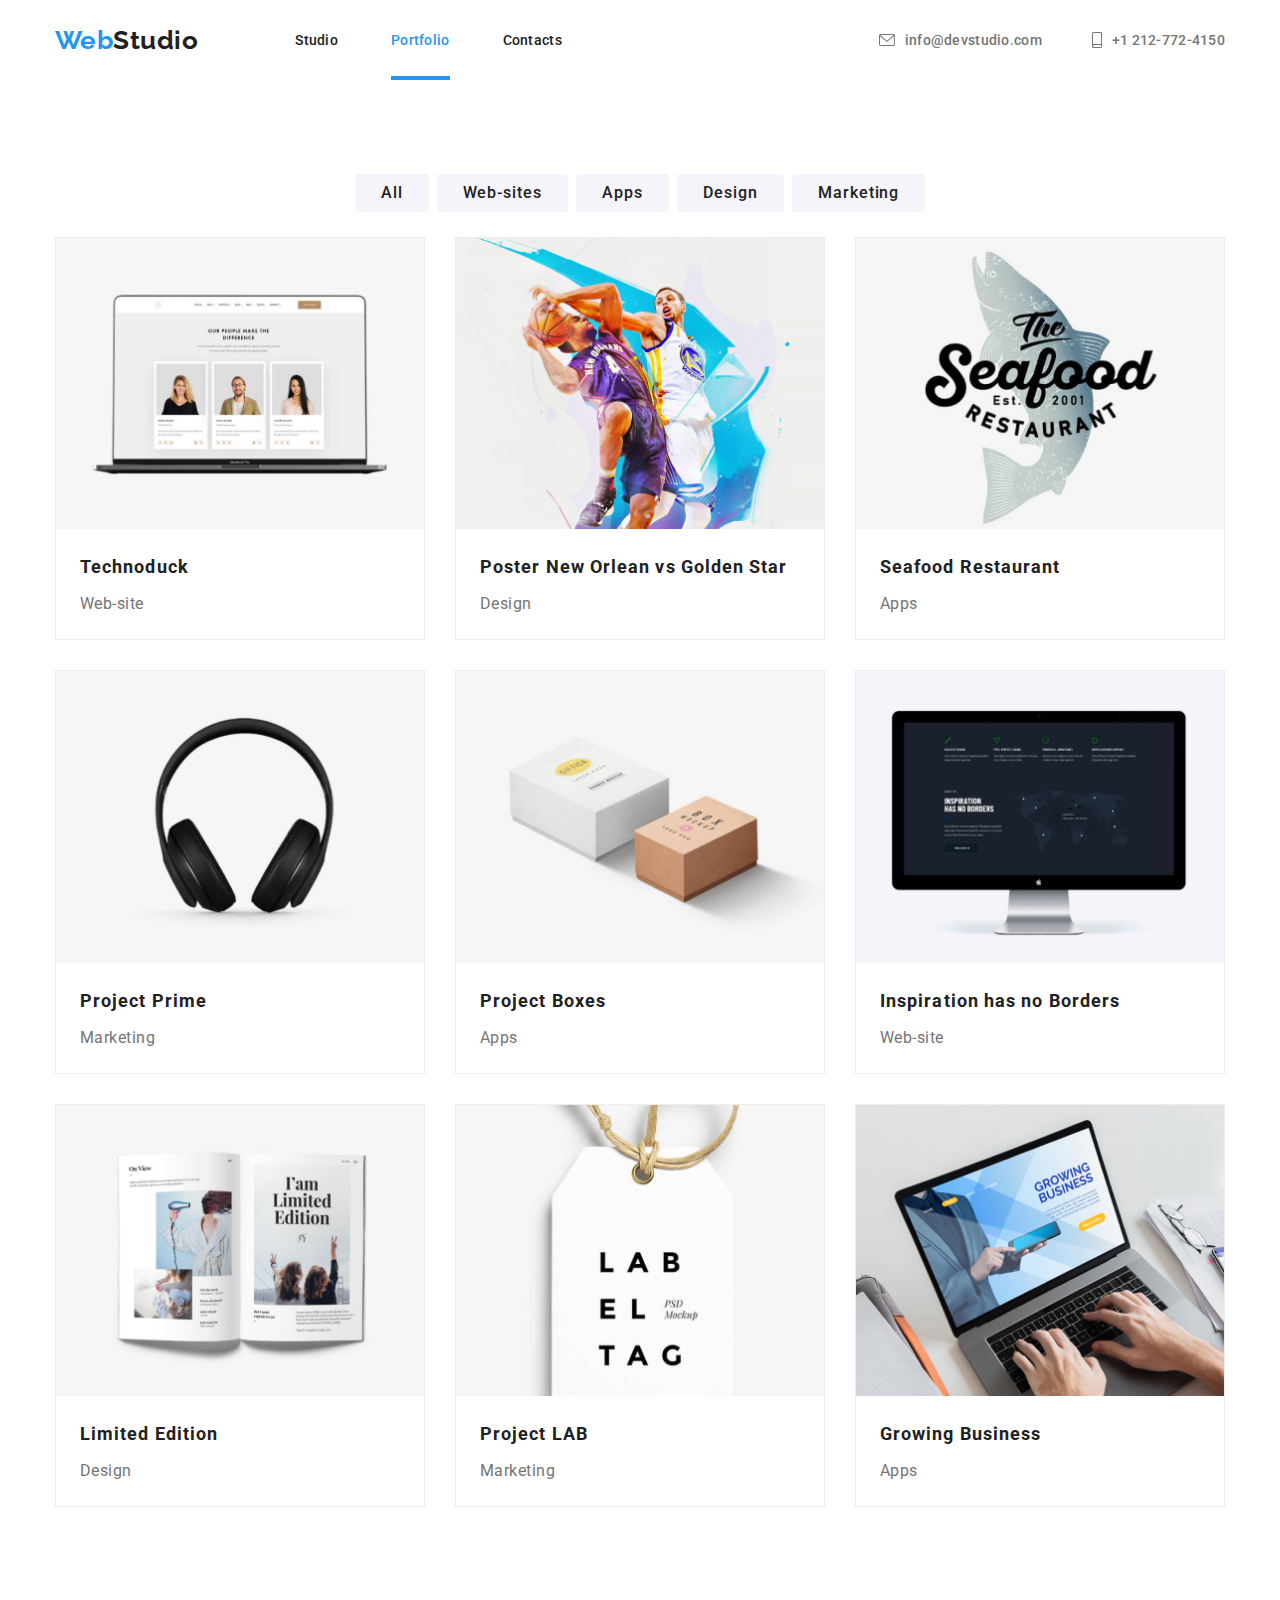
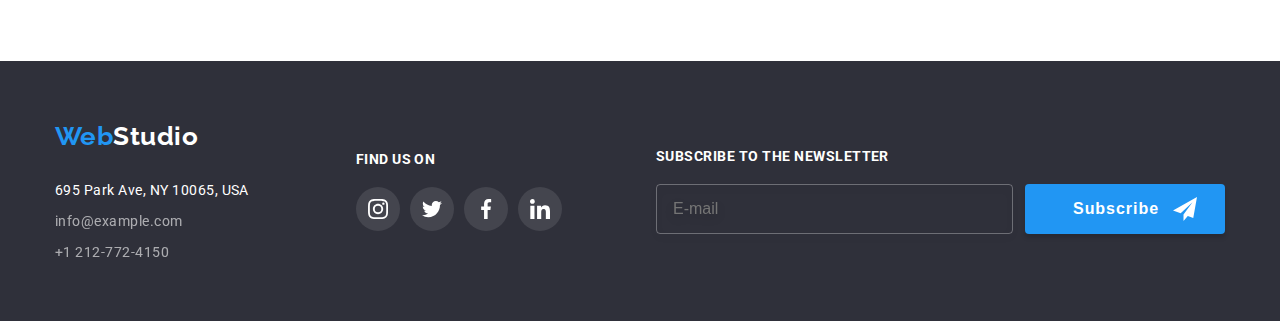
<file: portfolio.html>
<!DOCTYPE html>
<html lang="en">
<head>
    <meta charset="UTF-8">
    <meta http-equiv="X-UA-Compatible" content="IE=edge">
    <meta name="viewport" content="width=device-width, initial-scale=1.0">
    <link rel="stylesheet" href="https://fonts.googleapis.com/css2?family=Raleway:wght@700&family=Roboto:wght@400;500;700;900&display=swap"> 
    <link rel="stylesheet" href="./css/main.min.css">
    <title>Portfolio</title>
</head>
<body>
    
    <!-- Top Nav Bar -->
    
    <header class="header">
        <div class="container header__container">
            <a href="./index.html" class="logo header__logo"><span class="logo--blue">Web</span><span
                    class="header__logo--black">Studio</span></a>
            <div class="menuContainer">
                <button class="header__link js-open-menu" type="button">
                    <svg width="40" height="40" class="header__icon">
                        <use href="./images/svgimages/sprite.svg#icon-menu"></use>
                    </svg>
                </button>
            </div>
            <nav class="headerNav">
                <ul class="nav">
                    <li class="nav__item">
                        <a href="./index.html" class="nav__link">Studio</a>
                    </li>
                    <li class="nav__item">
                        <a href="./portfolio.html" class="nav__link nav__link--current">Portfolio</a>
                    </li>
                    <li class="nav__item">
                        <a href="#" class="nav__link">Contacts</a>
                    </li>
                </ul>
            </nav>
            <ul class="contact headerNav">
                <li class="contact__container">
                    <a href="mailto:info@devstudio.com" class="contact__link">
                        <svg class="contact__icon" width="16" height="12">
                            <use href="./images/svgimages/sprite.svg#icon-envelope"></use>
                        </svg>
                        info@devstudio.com
                    </a>
                </li>
                <li class="contact__container">
                    <a href="tel:+12127724150" class="contact__link">
                        <svg class="contact__icon" width="10" height="16">
                            <use href="./images/svgimages/sprite.svg#icon-smartphone"></use>
                        </svg>
                        +1 212-772-4150
                    </a>
                </li>
            </ul>
        </div>
    </header>
    <main>
    
    <!-- Nav Menu Modal -->
    
    <div class="navModal modal js-menu-container">
        <div class="navModal__container">
            <button class="exit js-close-menu">
                <svg class="exit__icon" width="40" height="40">
                    <use href="./images/svgimages/sprite.svg#icon-close_40px"></use>
                </svg>
            </button>
            <ul class="navModal__nav">
                <li class="navModal__item">
                    <a href="./index.html" class="navModal__link">Studio</a>
                </li>
                <li class="navModal__item">
                    <a href="./portfolio.html" class="navModal__link">Portfolio</a>
                </li>
                <li class="navModal__item">
                    <a href="#" class="navModal__link">Contacts</a>
                </li>
            </ul>
            <ul class="navContacts">
                <li class="navContacts__item">
                    <a href="tel:+12127724150" class="navContacts__link navContacts__link--phone">
                        +1 212-772-4150
                    </a>
                </li>
                <li class="navContacts__item">
                    <a href="mailto:info@devstudio.com" class="navContacts__link navContacts__link--email">
                        info@devstudio.com
                    </a>
                </li>
            </ul>
            <ul class="socialLinks__list">
                <li class="socialLinks__item">
                    <a href="" class="socialLinks__link">Instagram</a>
                </li>
                <li class="socialLinks__item">
                    <a href="" class="socialLinks__link">Twitter</a>
                </li>
                <li class="socialLinks__item">
                    <a href="" class="socialLinks__link">Facebook</a>
                </li>
                <li class="socialLinks__item">
                    <a href="" class="socialLinks__link">LinkedIn</a>
                </li>
            </ul>
        </div>
    </div>    
        <section class="section buttonBar__section">  
        <div class="container">
            <h1 class="buttonBar__title">Our Portfolio</h1>

<!-- Portfolio button bar section -->     

            <ul class="buttonBar__list">
                <li class="buttonBar__item">
                    <button type="button" class="buttonBar__button">All</button>
                </li>
                <li class="buttonBar__item">
                    <button type="button" class="buttonBar__button">Web-sites</button>
                </li>
                <li class="buttonBar__item">
                    <button type="button" class="buttonBar__button">Apps</button>
                </li>
                <li class="buttonBar__item">
                    <button type="button" class="buttonBar__button">Design</button>
                </li>
                <li class="buttonBar__item">
                    <button type="button" class="buttonBar__button">Marketing</button>
                </li>
            </ul>

<!-- Portfolio Card Section -->

            <ul class="card">
                <li class="card__item">
                    <a href="#" class="card__link">
                        <img class="card__image card__image--mobile"
                            srcset="./images/portfolioimages/portfolio1-mobile.png 1x, ./images/portfolioimages/portfolio1-mobile@2x.png 2x"
                            src="./images/portfolioimages/portfolio1-desk.png" alt="Labtop Screen" width="100%">
                        <img class="card__image card__image--tablet"
                            srcset="./images/portfolioimages/portfolio1-tablet.png 1x, ./images/portfolioimages/portfolio1-tablet@2x.png 2x"
                            src="./images/portfolioimages/portfolio1-desk.png" alt="Labtop Screen" width="100%">
                        <img class="card__image card__image--desk"
                            srcset="./images/portfolioimages/portfolio1-desk.png 1x, ./images/portfolioimages/portfolio1-desk@2x.png 2x"
                            src="./images/portfolioimages/portfolio1-desk.png" alt="Labtop Screen" width="100%">
                        <div class="card__overlay">
                            <p>Technoduck is a state-of-the-art coronavirus distribution platform. Companies use this platfom for digital
                                espionage and attacks on competitors' secure servers.</p>
                        </div>
                        <div class="card__textbox">
                            <h3 class="card__title">Technoduck</h3>
                            <p class="card__text">Web-site</p>
                        </div>
                    </a>                    
                </li>
                <li class="card__item">
                    <a href="#" class="card__link">
                        <img class="card__image card__image--mobile"
                            srcset="./images/portfolioimages/portfolio2-mobile.png 1x, ./images/portfolioimages/portfolio2-mobile@2x.png 2x"
                            src="./images/portfolioimages/portfolio2-desk.png" alt="Basketball Players" width="100%">
                        <img class="card__image card__image--tablet"
                            srcset="./images/portfolioimages/portfolio2-tablet.png 1x, ./images/portfolioimages/portfolio2-tablet@2x.png 2x"
                            src="./images/portfolioimages/portfolio2-desk.png" alt="Basketball Players" width="100%">
                        <img class="card__image card__image--desk"
                            srcset="./images/portfolioimages/portfolio2-desk.png 1x, ./images/portfolioimages/portfolio2-desk@2x.png 2x"
                            src="./images/portfolioimages/portfolio2-desk.png" alt="Basketball Players" width="100%">
                        <div class="card__overlay">
                            <p>Lorem ipsum dolor sit amet consectetur adipisicing elit. Maiores, fuga facere! Cum illo obcaecati itaque aperiam
                                rem quasi et soluta. Commodi tempora rem veritatis cumque fuga dolores perferendis molestias accusantium!</p>
                        </div>
                        <div class="card__textbox">
                            <h3 class="card__title">Poster New Orlean vs Golden Star</h3>
                            <p class="card__text">Design</p>
                        </div>
                    </a>                    
                </li>
                <li class="card__item">
                    <a href="#" class="card__link">
                        <img class="card__image card__image--mobile"
                            srcset="./images/portfolioimages/portfolio3-mobile.png 1x, ./images/portfolioimages/portfolio3-mobile@2x.png 2x"
                            src="./images/portfolioimages/portfolio3-desk.png" alt="Seafood Restaurant Logo" width="100%">
                        <img class="card__image card__image--tablet"
                            srcset="./images/portfolioimages/portfolio3-tablet.png 1x, ./images/portfolioimages/portfolio3-tablet@2x.png 2x"
                            src="./images/portfolioimages/portfolio3-desk.png" alt="Seafood Restaurant Logo" width="100%">
                        <img class="card__image card__image--desk"
                            srcset="./images/portfolioimages/portfolio3-desk.png 1x, ./images/portfolioimages/portfolio3-desk@2x.png 2x"
                            src="./images/portfolioimages/portfolio3-desk.png" alt="Seafood Restaurant Logo" width="100%">
                        <div class="card__overlay">
                            <p>Lorem ipsum dolor sit amet consectetur adipisicing elit. Maiores, fuga facere! Cum illo obcaecati itaque aperiam
                                rem quasi et soluta. Commodi tempora rem veritatis cumque fuga dolores perferendis molestias accusantium!</p>
                        </div>
                        <div class="card__textbox">
                            <h3 class="card__title">Seafood Restaurant</h3>
                            <p class="card__text">Apps</p>
                        </div>
                    </a>                    
                </li>
                <li class="card__item">
                    <a href="#" class="card__link">
                        <img class="card__image card__image--mobile"
                            srcset="./images/portfolioimages/portfolio4-mobile.png 1x, ./images/portfolioimages/portfolio4-mobile@2x.png 2x"
                            src="./images/portfolioimages/portfolio4-desk.png" alt="Headphones" width="100%">
                        <img class="card__image card__image--tablet"
                            srcset="./images/portfolioimages/portfolio4-tablet.png 1x, ./images/portfolioimages/portfolio4-tablet@2x.png 2x"
                            src="./images/portfolioimages/portfolio4-desk.png" alt="Headphones" width="100%">
                        <img class="card__image card__image--desk"
                            srcset="./images/portfolioimages/portfolio4-desk.png 1x, ./images/portfolioimages/portfolio4-desk@2x.png 2x"
                            src="./images/portfolioimages/portfolio4-desk.png" alt="Headphones" width="100%">
                        <div class="card__overlay">
                            <p>Lorem ipsum dolor sit amet consectetur adipisicing elit. Maiores, fuga facere! Cum illo obcaecati itaque aperiam
                                rem quasi et soluta. Commodi tempora rem veritatis cumque fuga dolores perferendis molestias accusantium!</p>
                        </div>
                        <div class="card__textbox">
                            <h3 class="card__title">Project Prime</h3>
                            <p class="card__text">Marketing</p>
                        </div>
                    </a>                    
                </li>
                <li class="card__item">
                    <a href="#" class="card__link">
                        <img class="card__image card__image--mobile"
                            srcset="./images/portfolioimages/portfolio5-mobile.png 1x, ./images/portfolioimages/portfolio5-mobile@2x.png 2x"
                            src="./images/portfolioimages/portfolio5-desk.png" alt="Two Parcels" width="100%">
                        <img class="card__image card__image--tablet"
                            srcset="./images/portfolioimages/portfolio5-tablet.png 1x, ./images/portfolioimages/portfolio5-tablet@2x.png 2x"
                            src="./images/portfolioimages/portfolio5-desk.png" alt="Two Parcels" width="100%">
                        <img class="card__image card__image--desk"
                            srcset="./images/portfolioimages/portfolio5-desk.png 1x, ./images/portfolioimages/portfolio5-desk@2x.png 2x"
                            src="./images/portfolioimages/portfolio5-desk.png" alt="Two Parcels" width="100%">
                        <div class="card__overlay">
                            <p>Lorem ipsum dolor sit amet consectetur adipisicing elit. Maiores, fuga facere! Cum illo obcaecati itaque aperiam
                                rem quasi et soluta. Commodi tempora rem veritatis cumque fuga dolores perferendis molestias accusantium!</p>
                        </div>
                        <div class="card__textbox">
                            <h3 class="card__title">Project Boxes</h3>
                            <p class="card__text">Apps</p>
                        </div>
                    </a>                    
                </li>
                <li class="card__item">
                    <a href="#" class="card__link">
                        <img class="card__image card__image--mobile"
                            srcset="./images/portfolioimages/portfolio6-mobile.png 1x, ./images/portfolioimages/portfolio6-mobile@2x.png 2x"
                            src="./images/portfolioimages/portfolio6-desk.png" alt="Computer monitor" width="100%">
                        <img class="card__image card__image--tablet"
                            srcset="./images/portfolioimages/portfolio6-tablet.png 1x, ./images/portfolioimages/portfolio6-tablet@2x.png 2x"
                            src="./images/portfolioimages/portfolio6-desk.png" alt="Computer monitor" width="100%">
                        <img class="card__image card__image--desk"
                            srcset="./images/portfolioimages/portfolio6-desk.png 1x, ./images/portfolioimages/portfolio6-desk@2x.png 2x"
                            src="./images/portfolioimages/portfolio6-desk.png" alt="Computer monitor" width="100%">
                        <div class="card__overlay">
                            <p>Lorem ipsum dolor sit amet consectetur adipisicing elit. Maiores, fuga facere! Cum illo obcaecati itaque aperiam
                                rem quasi et soluta. Commodi tempora rem veritatis cumque fuga dolores perferendis molestias accusantium!</p>
                        </div>
                        <div class="card__textbox">
                            <h3 class="card__title">Inspiration has no Borders</h3>
                            <p class="card__text">Web-site</p>
                        </div>
                    </a>                    
                </li>
                <li class="card__item">
                    <a href="#" class="card__link">
                        <img class="card__image card__image--mobile"
                            srcset="./images/portfolioimages/portfolio7-mobile.png 1x, ./images/portfolioimages/portfolio7-mobile@2x.png 2x"
                            src="./images/portfolioimages/portfolio7-desk.png" alt="Magazine pages" width="100%">
                        <img class="card__image card__image--tablet"
                            srcset="./images/portfolioimages/portfolio7-tablet.png 1x, ./images/portfolioimages/portfolio7-tablet@2x.png 2x"
                            src="./images/portfolioimages/portfolio7-desk.png" alt="Magazine pages" width="100%">
                        <img class="card__image card__image--desk"
                            srcset="./images/portfolioimages/portfolio7-desk.png 1x, ./images/portfolioimages/portfolio7-desk@2x.png 2x"
                            src="./images/portfolioimages/portfolio7-desk.png" alt="Magazine pages" width="100%">
                        <div class="card__overlay">
                            <p>Lorem ipsum dolor sit amet consectetur adipisicing elit. Maiores, fuga facere! Cum illo obcaecati itaque aperiam
                                rem quasi et soluta. Commodi tempora rem veritatis cumque fuga dolores perferendis molestias accusantium!</p>
                        </div>
                        <div class="card__textbox">
                            <h3 class="card__title">Limited Edition</h3>
                            <p class="card__text">Design</p>
                        </div>
                    </a>                    
                </li>
                <li class="card__item">
                    <a href="#" class="card__link">
                        <img class="card__image card__image--mobile"
                            srcset="./images/portfolioimages/portfolio8-mobile.png 1x, ./images/portfolioimages/portfolio8-mobile@2x.png 2x"
                            src="./images/portfolioimages/portfolio8-desk.png" alt="Fancy Label" width="100%">
                        <img class="card__image card__image--tablet"
                            srcset="./images/portfolioimages/portfolio8-tablet.png 1x, ./images/portfolioimages/portfolio8-tablet@2x.png 2x"
                            src="./images/portfolioimages/portfolio8-desk.png" alt="Fancy Label" width="100%">
                        <img class="card__image card__image--desk"
                            srcset="./images/portfolioimages/portfolio8-desk.png 1x, ./images/portfolioimages/portfolio8-desk@2x.png 2x"
                        <img src="./images/portfolioimages/portfolio8.jpg" alt="Fancy Label" width="100%">
                        <div class="card__overlay">
                            <p>Lorem ipsum dolor sit amet consectetur adipisicing elit. Maiores, fuga facere! Cum illo obcaecati itaque aperiam
                                rem quasi et soluta. Commodi tempora rem veritatis cumque fuga dolores perferendis molestias accusantium!</p>
                        </div>
                        <div class="card__textbox">
                            <h3 class="card__title">Project LAB</h3>
                            <p class="card__text">Marketing</p>
                        </div>
                    </a>                    
                </li>
                <li class="card__item">
                    <a href="#" class="card__link">
                        <img class="card__image card__image--mobile"
                            srcset="./images/portfolioimages/portfolio9-mobile.png 1x, ./images/portfolioimages/portfolio9-mobile@2x.png 2x"
                            src="./images/portfolioimages/portfolio9-desk.png" alt="Hands Typing" width="100%">
                        <img class="card__image card__image--tablet"
                            srcset="./images/portfolioimages/portfolio9-tablet.png 1x, ./images/portfolioimages/portfolio9-tablet@2x.png 2x"
                            src="./images/portfolioimages/portfolio9-desk.png" alt="Hands Typing" width="100%">
                        <img class="card__image card__image--desk"
                            srcset="./images/portfolioimages/portfolio9-desk.png 1x, ./images/portfolioimages/portfolio9-desk@2x.png 2x"
                            src="./images/portfolioimages/portfolio9-desk.png" alt="Hands Typing" width="100%">
                        <div class="card__overlay">
                            <p>Lorem ipsum dolor sit amet consectetur adipisicing elit. Maiores, fuga facere! Cum illo obcaecati itaque aperiam
                                rem quasi et soluta. Commodi tempora rem veritatis cumque fuga dolores perferendis molestias accusantium!</p>
                        </div>
                        <div class="card__textbox">
                            <h3 class="card__title">Growing Business</h3>
                            <p class="card__text">Apps</p>
                        </div>
                    </a>                    
                </li>
            </ul>
        </div>
    </section>
    </main>

    <!-- Bottom Nav Bar -->

    <footer class="footer">
        <div class="container footer__container">
            <div class="footer__blockContainer">
                <div>
                    <a href="./index.html" class="logo footer__logo"><span class="logo--blue">Web</span><span
                            class="footer__logo--white">Studio</span></a>
                    <address class="footer__address">
                        <a href="https://goo.gl/maps/pZUgdTMqykUNrWZ28" target="_blank" class="footer__addressLink">
                            695 Park Ave, NY 10065, USA
                        </a>
                        <ul class="footer__contactList">
                            <li class="footer__contactItem">
                                <a href="mailto:info@example.com" class="footer__link">info@example.com</a>
                            </li>
                            <li class="footer__contactItem">
                                <a href="tel:+12127724150" class="footer__link">+1 212-772-4150</a>
                            </li>
                        </ul>
                    </address>
                </div>
                <div class="fuo">
                    <h4 class="fuo__title">Find us on</h4>
                    <ul class="socials fuo__list">
                        <li class="socials__item">
                            <a href="" class="socials__link fuo__link">
                                <svg class="socials__icon" width="20" height="20">
                                    <use href="./images/svgimages/sprite.svg#icon-instagram"></use>
                                </svg>
                            </a>
                        </li>
                        <li class="socials__item">
                            <a href="" class="socials__link fuo__link">
                                <svg class="socials__icon" width="20" height="20">
                                    <use href="./images/svgimages/sprite.svg#icon-twitter"></use>
                                </svg>
                            </a>
                        </li>
                        <li class="socials__item">
                            <a href="" class="socials__link fuo__link">
                                <svg class="socials__icon" width="20" height="20">
                                    <use href="./images/svgimages/sprite.svg#icon-facebook"></use>
                                </svg>
                            </a>
                        </li>
                        <li class="socials__item">
                            <a href="" class="socials__link fuo__link">
                                <svg class="socials__icon" width="20" height="20">
                                    <use href="./images/svgimages/sprite.svg#icon-linkedin"></use>
                                </svg>
                            </a>
                        </li>
                    </ul>
                </div>
            </div>
            <div class="subscribe">
                <h4 class="subscribe__title">Subscribe to the newsletter</h4>
                <form action="/" name="Subscription-email" class="subscribe__form" autocomplete="on">
                    <label for="subscription" class="subscribe__label">
                        <input type="email" name="subscription" class="subscribe__input" placeholder="E-mail">
                        <button type="submit" class="subscribe__button">
                            <span>Subscribe</span>
                            <svg class="subscribe__icon" width="24" height="24">
                                <use href="./images/svgimages/sprite.svg#icon-paper-airplane"></use>
                            </svg>
                        </button>
                    </label>
                </form>
            </div>
        </div>
    </footer>
    <script src="./js/mobile-menu.js"></script>
</body>
</html>
</file>
<file: css/main.min.css>
*{padding:0;margin:0;box-sizing:border-box}body{font-family:"Roboto",sans-serif;font-weight:500;letter-spacing:.03em;color:#212121}a{text-decoration:none}ul{list-style:none}img{display:block;max-width:100%;height:auto}textarea{resize:none}.container{padding-left:15px;padding-right:15px;margin:0 auto}@media screen and (max-width: 479px){.container{max-width:479px}}@media screen and (min-width: 480px){.container{width:480px}}@media screen and (min-width: 768px){.container{width:768px}}@media screen and (min-width: 1200px){.container{width:1200px}}.section{padding:60px 0px}@media screen and (min-width: 1200px){.section{padding:94px 0px}}.is-hidden{visibility:hidden;opacity:0;pointer-events:none}.logo{font-family:"Raleway";font-weight:700;font-size:24px;line-height:1.1666666667}.logo--blue{color:#2196f3;transition:color 250ms ease-in-out}.logo:hover>.logo--blue,.logo:focus>.logo--blue{color:#014379}@media screen and (min-width: 1200px){.logo{font-size:26px;line-height:1.1923076923}}.modal{width:100vw;height:100vh;position:fixed;background-color:rgba(0,0,0,.2);top:0px;left:0px;z-index:9}.modal__container{position:relative;width:100vw;height:100vh;position:absolute;z-index:10;background:#fff;box-shadow:0px 1px 3px rgba(0,0,0,.12),0px 1px 1px rgba(0,0,0,.14),0px 2px 1px rgba(0,0,0,.2);border-radius:4px}.section__title{font-weight:700;font-size:28px;line-height:1.1785714286;text-align:center;color:#212121;margin-bottom:30px}@media screen and (min-width: 1200px){.section__title{font-size:36px;line-height:1.1666666667;margin-bottom:50px}}.socials{display:flex;justify-content:center}.socials__item:not(:last-child){margin-right:10px}.socials__link{width:44px;height:44px;display:flex;align-items:center;justify-content:center;border-radius:50%}.socials__icon{fill:currentColor}.header__container{display:flex;align-items:center;justify-content:space-between;height:60px}@media screen and (min-width: 768px){.header__container{height:80px}}.header__logo{display:block}.header__logo--black{color:#212121;transition:color 250ms ease-in-out}.header__logo:hover>.header__logo--black,.header__logo:focus>.header__logo--black{color:#2196f3}@media screen and (min-width: 1200px){.header__logo{margin-right:97px}}.header__link{color:#212121;background:none;border:none;cursor:pointer;transition:color 250ms ease-in-out}.header__link:hover,.header__link:active{color:#2196f3}@media screen and (min-width: 768px){.header__link{display:none}}.header__icon{fill:currentColor}.menuContainer{width:40px;height:40px}@media screen and (min-width: 768px){.menuContainer{display:none}}.headerNav{display:none}@media screen and (min-width: 768px){.headerNav{display:flex}}.nav{display:flex}.nav__item:not(:last-child){margin-right:53px}.nav__link{font-family:"Roboto";font-size:14px;line-height:1.1428571429;letter-spacing:.02em;color:#212121;padding:32px 0;display:block;transition:color 250ms ease-in-out}.nav__link:hover,.nav__link:focus{color:#2196f3}.nav__link--current{color:#2196f3;position:relative}.nav__link--current::after{content:"";position:absolute;height:4px;bottom:0;right:0;width:100%;background:#2196f3}@media screen and (min-width: 768px)and (max-width: 1199px){.contact{flex-direction:column}}@media screen and (min-width: 1200px){.contact{margin-left:auto}}@media screen and (min-width: 768px)and (max-width: 1199px){.contact__container:not(:last-child){margin-bottom:10px}}@media screen and (min-width: 1200px){.contact__container:not(:last-child){margin-right:50px;margin-left:auto}}.contact__link{font-style:normal;font-size:14px;line-height:1.1428571429;letter-spacing:.02em;color:#757575;display:flex;align-items:center;transition:color 250ms ease-in-out}.contact__link:hover,.contact__link:focus{color:#2196f3}.contact__icon{margin-right:10px;fill:currentcolor}.navModal{transform:translateX(100%);transition:transform 250ms ease-in-out}.navModal__container{height:100vh;width:100vw;padding:0px 40px;background-color:#fff;display:flex;flex-direction:column;justify-content:space-between;margin:0 auto;height:100vh;position:relative}@media screen and (min-width: 480px){.navModal__container{max-width:480px}}.navModal.is-open{transform:translateX(0)}.navModal__nav{margin-top:48px;display:flex;flex-direction:column}@media screen and (max-width: 411px){.navModal__nav{align-items:center}}.navModal__item:not(:last-child){margin-bottom:32px}.navModal__link{font-weight:500;font-size:40px;line-height:1.175;letter-spacing:.02em;color:#212121;transition:color 250ms ease-in-out}.navModal__link:hover,.navModal__link:focus{color:#2196f3}.exit{color:#212121;height:40px;width:40px;position:absolute;top:10px;right:15px;background:none;border:none;cursor:pointer;display:flex;align-items:center;justify-content:center;transition:color 250ms ease-in-out}.exit:hover,.exit:focus{color:#2196f3}.exit__icon{fill:currentColor}.navContacts{display:flex;flex-direction:column}@media screen and (max-width: 411px){.navContacts{align-items:center}}.navContacts__item:not(:last-child){margin-bottom:32px}.navContacts__link--phone{font-size:34px;line-height:1.1764705882;letter-spacing:.02em;color:#2196f3;transition:-webkit-text-decoration 250ms ease-in-out;transition:text-decoration 250ms ease-in-out;transition:text-decoration 250ms ease-in-out, -webkit-text-decoration 250ms ease-in-out}.navContacts__link--phone:hover,.navContacts__link--phone :focus{text-decoration:underline}@media screen and (max-width: 352px){.navContacts__link--phone{font-size:29px}}.navContacts__link--email{font-size:24px;line-height:1.1666666667;letter-spacing:.02em;color:#757575}.socialLinks__list{display:flex;flex-wrap:wrap;margin-top:64px;margin-bottom:48px;justify-content:center}@media screen and (max-width: 411px){.socialLinks__list{margin-top:48px}}@media screen and (max-width: 411px){.socialLinks__item{flex-basis:50%;text-align:center;padding:15px 20px}.socialLinks__item:nth-child(odd){border-right:1px solid rgba(33,33,33,.2)}.socialLinks__item:nth-last-child(n+3){border-bottom:1px solid rgba(33,33,33,.2)}}@media screen and (min-width: 412px){.socialLinks__item:not(:last-child){border-right:1px solid rgba(33,33,33,.2);padding-right:10px;margin-right:10px}}.socialLinks__link{text-decoration:none;color:#2196f3}.footer{background-color:#2f303a}.footer__container{display:flex;flex-direction:column;align-items:center}@media screen and (min-width: 1200px){.footer__container{padding-top:60px;padding-bottom:60px;flex-direction:row}}.footer__blockContainer{display:flex;flex-direction:column}@media screen and (min-width: 768px)and (max-width: 1199px){.footer__blockContainer{flex-direction:row;align-items:center;width:738px}}@media screen and (min-width: 768px)and (max-width: 1199px){.footer__blockContainer div{width:50%}}@media screen and (min-width: 1200px){.footer__blockContainer{flex-direction:row;width:100%}}.footer__logo{margin-top:60px;margin-bottom:28px;display:block;text-align:center}.footer__logo--white{color:#fff;transition:color 250ms ease-in-out}.footer__logo:hover>.footer__logo--white,.footer__logo:focus>.footer__logo--white{color:#2196f3}@media screen and (min-width: 1200px){.footer__logo{text-align:left;margin-top:0}}.footer__address{font-style:normal;text-align:center;margin-bottom:60px}@media screen and (min-width: 1200px){.footer__address{text-align:left;width:207px;margin-bottom:0}}.footer__addressLink{font-size:14px;line-height:1.1428571429;font-weight:400;color:#fff}.footer__contactItem{margin-top:12px}.footer__link{font-weight:400;font-size:14px;line-height:1.1428571429;color:#fff;opacity:.6;transition:color 250ms ease-in-out}.footer__link:hover,.footer__link:focus{color:#2196f3}.fuo{display:flex;flex-direction:column}@media screen and (min-width: 1200px){.fuo{justify-content:center;margin-left:94px}}.fuo__title{font-weight:700;font-size:14px;line-height:1.1428571429;letter-spacing:.03em;text-transform:uppercase;color:#fff;text-align:center;margin-bottom:20px}@media screen and (min-width: 1200px){.fuo__title{text-align:start}}.fuo__list{margin-bottom:60px}@media screen and (min-width: 1200px){.fuo__list{margin-bottom:0}}.fuo__link{background-color:rgba(255,255,255,.1);color:#fff;transition:background-color 250ms ease-in-out}.fuo__link:hover,.fuo__link:focus{background-color:#2196f3}.subscribe{width:100%}@media screen and (min-width: 1200px){.subscribe{width:570px}}.subscribe__title{font-weight:700;font-size:14px;line-height:1.1428571429;text-transform:uppercase;color:#fff;text-align:center;margin-bottom:20px}@media screen and (min-width: 1200px){.subscribe__title{text-align:start}}.subscribe__label{display:flex;flex-direction:column;align-items:center}@media screen and (min-width: 1200px){.subscribe__label{flex-direction:row;align-items:flex-start}}.subscribe__input{max-width:450px;width:100%;height:50px;border:1px solid rgba(255,255,255,.3);filter:drop-shadow(0px 4px 4px rgba(0, 0, 0, 0.15));border-radius:4px;background-color:inherit;color:rgba(255,255,255,.6);font-weight:400;font-size:16px;line-height:1.25;padding-left:16px;margin-bottom:20px}@media screen and (min-width: 1200px){.subscribe__input{width:357px;margin-right:12px;margin-bottom:0}}.subscribe__button{background:#2196f3;color:#fff;box-shadow:0px 4px 4px rgba(0,0,0,.15);border-radius:4px;position:relative;border-color:#2196f3;cursor:pointer;display:flex;position:relative;align-items:center;border:none;margin-bottom:60px;padding:10px 66px 10px 48px;transition:background-color 250ms ease-in-out}.subscribe__button:hover,.subscribe__button:focus{background-color:#014379}@media screen and (min-width: 1200px){.subscribe__button{margin-bottom:0}}.subscribe__button>span{font-weight:700;font-size:16px;line-height:1.875;letter-spacing:.06em;color:inherit}.subscribe__icon{position:absolute;transform:translateY(-50%);top:50%;right:28px}.customer__list{display:flex;flex-wrap:wrap}.customer__item{flex-grow:1}@media screen and (max-width: 767px){.customer__item:nth-child(odd){margin-right:30px}.customer__item:nth-last-child(n+3){margin-bottom:30px}}@media screen and (min-width: 768px)and (max-width: 1199px){.customer__item:nth-child(3n+1),.customer__item:nth-child(3n+2){margin-right:30px}.customer__item:nth-last-child(n+4){margin-bottom:30px}}@media screen and (min-width: 1200px){.customer__item{width:170px}.customer__item:not(:last-child){margin-right:30px}}.customer__link{padding:16px 0;background-color:#fff;color:#afb1b8;display:flex;align-items:center;justify-content:center;border:1px solid #afb1b8;border-radius:4px;transition:color 250ms ease-in-out}.customer__link:hover,.customer__link:focus{color:#2196f3;border-color:#2196f3}@media screen and (max-width: 410px){.customer__link{padding:16px 0}}@media screen and (min-width: 411px){.customer__link{padding:16px 32px}}.customer__icon{fill:currentcolor}.features__title{position:absolute;width:1px;height:1px;margin:-1px;border:0;padding:0;white-space:nowrap;-webkit-clip-path:inset(100%);clip-path:inset(100%);clip:rect(0 0 0 0);overflow:hidden}.features__list{display:flex;flex-wrap:wrap;justify-content:center}@media screen and (max-width: 767px){.features__list :not(:last-child) .features__text{margin-bottom:30px}}@media screen and (min-width: 768px){.features__list :nth-child(2) .features__text{margin-bottom:30px}}.features__item{display:inline-block;margin:0 auto}@media screen and (min-width: 768px){.features__item{width:354px}.features__item:nth-child(odd){margin:0 30px 0 0}}@media screen and (min-width: 1200px){.features__item{width:270px}.features__item:not(:last-child){margin-right:30px}}.features__icon{display:flex;height:120px;justify-content:center;align-items:center;background-color:#f5f4fa;border-radius:4px;margin-bottom:30px}.features__cardTitle{font-weight:700;font-size:14px;line-height:1.1428571429;text-transform:uppercase;color:#212121;margin-bottom:10px;text-align:center}@media screen and (min-width: 768px){.features__cardTitle{text-align:left}}.features__text{font-weight:400;font-size:14px;line-height:1.7142857143;color:#757575}.bar__input:focus,.form__label>textarea:focus{outline:none;border-color:#2196f3;color:#212121;font-weight:normal;font-size:12px;line-height:1.1666666667;letter-spacing:.01em}.heroModal{transition:opacity 250ms cubic-bezier(0.4, 0, 0.2, 1)}.heroModal__container{max-width:450px;height:609px;position:absolute;position:relative;top:50%;left:50%;transform:translate(-50%, -50%);background:#fff;box-shadow:0px 1px 3px rgba(0,0,0,.12),0px 1px 1px rgba(0,0,0,.14),0px 2px 1px rgba(0,0,0,.2);border-radius:4px}@media screen and (min-width: 1200px){.heroModal__container{width:528px;height:581px}}.close{position:absolute;width:30px;height:30px;top:8px;right:8px;background-color:#fff;color:#000;display:flex;align-items:center;justify-content:center;border-radius:50%;border:1px solid rgba(0,0,0,.1);cursor:pointer}.close:hover,.close:focus{background-color:#2196f3;color:#fff}@media screen and (min-width: 1200px){.close{margin-left:490px}}.close__icon{fill:currentColor}.form{display:flex;flex-direction:column;padding:40px 40px;height:100%}.form__title{font-weight:700;font-size:20px;line-height:1.15;text-align:center;color:#212121;margin-bottom:12px}.form__container{display:flex;flex-direction:column;height:100%}.form__label{display:flex;flex-direction:column}.form__label:nth-child(4){height:100%}.form__label>span{margin-bottom:4px;margin-top:10px;font-weight:400;font-size:12px;line-height:1.1666666667;letter-spacing:.01em;color:#757575}.form__label>textarea{height:100%;padding:12px 16px;border:1px solid rgba(33,33,33,.2);border-radius:4px;margin-bottom:20px;cursor:pointer;transition:border-color 250ms cubic-bezier(0.4, 0, 0.2, 1)}.form__button{margin-top:20px;font-weight:700;font-size:16px;line-height:1.875;display:inline-block;letter-spacing:.06em;color:#fff;background:#2196f3;box-shadow:0px 4px 4px rgba(0,0,0,.15);width:200px;height:50px;border-radius:4px;border-color:#2196f3;align-self:center;cursor:pointer;border:none}.bar{position:relative;width:100%;display:block}.bar__input{width:100%;border:1px solid rgba(33,33,33,.2);border-radius:4px;height:40px;padding:0 12px 0 42px;cursor:pointer;transition:border-color 250ms cubic-bezier(0.4, 0, 0.2, 1)}.bar__icon{position:absolute;top:50%;transform:translateY(-50%);left:12px;transition:fill 250ms cubic-bezier(0.4, 0, 0.2, 1)}.bar__input:focus+.bar__icon{fill:#2196f3}.checkbox{cursor:pointer;margin-left:12px;margin-right:8px;color:#212121;display:none;pointer-events:none}.checkbox:checked+.tos>span>.tos__checked{opacity:1}.checkbox:checked+.tos>.tos__container{background-color:#2196f3;border:none}.tos{display:flex;cursor:pointer;font-weight:400;font-size:14px;line-height:1.7142857143;color:#757575}.tos__container{width:15px;height:15px;border:1px solid #212121;border-radius:2px;margin-right:8px;margin-top:5px;margin-left:12px;display:flex;align-items:center;justify-content:center}.tos__checked{opacity:0;transition:opacity 250ms cubic-bezier(0.4, 0, 0.2, 1)}.hero{padding:118px 0;background-color:#2f303a;background-repeat:no-repeat;background-position:center;background-size:cover;background-image:linear-gradient(rgba(47, 48, 58, 0.4), rgba(47, 48, 58, 0.4)),url(../images/mainpageimages/hero-background-mobile.png)}@media screen and (min-device-pixel-ratio: 2),screen and (-webkit-min-device-pixel-ratio: 2),screen and (min-resolution: 192dpi),screen and (min-resolution: 2dppx){.hero{background-image:linear-gradient(rgba(47, 48, 58, 0.4), rgba(47, 48, 58, 0.4)),url(../images/mainpageimages/hero-background-mobile@2x.png)}}@media screen and (min-width: 768px){.hero{padding:118px 0;background-image:linear-gradient(rgba(47, 48, 58, 0.4), rgba(47, 48, 58, 0.4)),url(../images/mainpageimages/hero-background-tablet.png)}}@media screen and (min-width: 768px)and (min-device-pixel-ratio: 2),screen and (min-width: 768px)and (-webkit-min-device-pixel-ratio: 2),screen and (min-width: 768px)and (min-resolution: 192dpi),screen and (min-width: 768px)and (min-resolution: 2dppx){.hero{background-image:linear-gradient(rgba(47, 48, 58, 0.4), rgba(47, 48, 58, 0.4)),url(../images/mainpageimages/hero-background-tablet@2x.png)}}@media screen and (min-width: 1200px){.hero{padding:200px 0;background-image:linear-gradient(rgba(47, 48, 58, 0.4), rgba(47, 48, 58, 0.4)),url(../images/mainpageimages/hero-background-desk.png)}}@media screen and (min-width: 1200px)and (min-device-pixel-ratio: 2),screen and (min-width: 1200px)and (-webkit-min-device-pixel-ratio: 2),screen and (min-width: 1200px)and (min-resolution: 192dpi),screen and (min-width: 1200px)and (min-resolution: 2dppx){.hero{background-image:linear-gradient(rgba(47, 48, 58, 0.4), rgba(47, 48, 58, 0.4)),url(../images/mainpageimages/hero-background-desk@2x.png)}}.hero__container{display:flex;flex-direction:column;justify-content:center;align-items:center}.hero__title{font-weight:900;text-align:center;letter-spacing:.06em;text-transform:uppercase;color:#fff;display:inline-block;margin-bottom:30px;font-size:26px;line-height:1.6153846154}@media screen and (max-width: 1199px){.hero__title{max-width:360px}}@media screen and (min-width: 1200px){.hero__title{font-size:44px;line-height:1.3636363636;width:696px}}.hero__button{font-family:"Roboto";font-weight:700;font-size:16px;line-height:1.875;text-align:center;letter-spacing:.06em;color:#fff;background-color:#2196f3;box-shadow:0px 4px 4px rgba(0,0,0,.15);border-radius:4px;cursor:pointer;display:inline-block;border-color:#2196f3;padding:10px 18px;border:none;transition:color 250ms ease-in-out}.hero__button:hover,.hero__button:focus{color:#2196f3;background-color:#014379}@media screen and (min-width: 1200px){.hero__button{padding:10px 20px}}.ot{background-color:#f5f4fa}.ot__list{background-color:#f5f4fa;display:flex;justify-content:center;flex-wrap:wrap}.ot__item{background:#fff;box-shadow:0px 1px 3px rgba(0,0,0,.12),0px 1px 1px rgba(0,0,0,.14),0px 2px 1px rgba(0,0,0,.2);border-radius:0px 0px 4px 4px;display:flex;flex-direction:column;width:450px}@media screen and (max-width: 767px){.ot__item{width:450px}.ot__item:not(:last-child){margin-bottom:30px}}@media screen and (min-width: 768px)and (max-width: 1199px){.ot__item{width:354px}.ot__item:nth-child(odd){margin-right:30px}.ot__item:nth-last-child(n+3){margin-bottom:30px}}@media screen and (min-width: 1200px){.ot__item{width:270px}.ot__item:nth-child(4n+1),.ot__item:nth-child(4n+2),.ot__item:nth-child(4n+3){margin-right:30px}.ot__item:nth-last-child(n+5){margin-bottom:30px}}.ot__picture{margin-bottom:30px}@media screen and (min-width: 768px){.ot__picture--mobile{display:none}}.ot__picture--tablet{display:none}@media screen and (min-width: 768px)and (max-width: 1199px){.ot__picture--tablet{display:inline}}.ot__picture--desk{display:none}@media screen and (min-width: 1200px){.ot__picture--desk{display:inline}}.ot__title{font-size:16px;line-height:1.1875;text-align:center;color:#212121;margin-bottom:10px}.ot__text{font-weight:400;font-size:16px;line-height:1.1875;text-align:center;color:#757575;margin-bottom:16px}.ot__cardList{margin-bottom:30px}.ot__link{background-color:#fff;color:#afb1b8;transition:background-color 250ms ease-in-out}.ot__link:hover,.ot__link:focus{background-color:#2196f3;color:#fff}.wwd{display:none;padding-top:0px}@media screen and (min-width: 1200px){.wwd{display:block}}.wwd__list{display:flex;justify-content:center}.wwd__item{position:relative}.wwd__item:not(:last-child){margin-right:30px}.wwd__overlay{position:absolute;height:70px;width:100%;background:rgba(47,48,58,.8);bottom:0}.wwd__overlay>p{color:#fff;font-weight:700;font-size:14px;line-height:1.1428571429;text-align:center;text-transform:uppercase;margin-top:27px}.buttonBar__section{margin-bottom:40px}@media screen and (min-width: 768px){.buttonBar__section{margin-bottom:30px}}.buttonBar__title{position:absolute;width:1px;height:1px;margin:-1px;border:0;padding:0;white-space:nowrap;-webkit-clip-path:inset(100%);clip-path:inset(100%);clip:rect(0 0 0 0);overflow:hidden}.buttonBar__list{display:flex;justify-content:flex-start;flex-wrap:wrap;margin-bottom:25px}@media screen and (max-width: 767px){.buttonBar__list{max-width:430px}}@media screen and (min-width: 768px){.buttonBar__list{justify-content:center}}.buttonBar__item{margin-bottom:15px}.buttonBar__item:not(:last-child){margin-right:8px}@media screen and (min-width: 768px){.buttonBar__item{margin-bottom:0px}}.buttonBar__button{font-family:"Roboto";font-weight:500;font-size:16px;line-height:1.625;letter-spacing:.06em;text-align:center;cursor:pointer;color:#212121;background-color:#f5f4fa;border-radius:4px;padding:6px 26px;border-color:#f5f4fa;border:none;transition:background-color 250ms ease-in-out;transition:box-shadow 250ms ease-in-out}.buttonBar__button:hover,.buttonBar__button:focus{background-color:#2196f3;color:#fff;box-shadow:0px 3px 1px rgba(0,0,0,.1),0px 1px 2px rgba(0,0,0,.08),0px 2px 2px rgba(0,0,0,.12)}.card{display:flex;flex-wrap:wrap}.card__item{max-width:450px;background-color:#fff;border:1px solid #eee;position:relative;overflow:hidden;margin-bottom:30px;transition:transform,box-shadow 250ms cubic-bezier(0.4, 0, 0.2, 1)}@media screen and (min-width: 768px){.card__item{width:354px}}@media screen and (min-width: 768px)and (max-width: 1199px){.card__item:nth-child(odd){margin-right:25px}}@media screen and (min-width: 1200px){.card__item{width:370px}.card__item:nth-child(3n+1),.card__item:nth-child(3n+2){margin-right:30px}}.card__item:hover .card__overlay,.card__item:focus .card__overlay{transform:translateY(-100%)}.card__item:hover,.card__item:focus{box-shadow:0px 1px 1px rgba(0,0,0,.12),0px 4px 4px rgba(0,0,0,.06),1px 4px 6px rgba(0,0,0,.16)}@media screen and (min-width: 768px){.card__image--mobile{display:none}}.card__image--tablet{display:none}@media screen and (min-width: 768px)and (max-width: 1199px){.card__image--tablet{display:inline}}.card__image--desk{display:none}@media screen and (min-width: 1200px){.card__image--desk{display:inline}}.card__overlay{color:#fff;position:absolute;z-index:1;background:rgba(33,150,243,.9);width:100%;height:294px;transform:translateY(0%);transition:transform 250ms cubic-bezier(0.4, 0, 0.2, 1);display:flex;justify-content:center;top:294px}.card__overlay>p{max-width:322px;margin-top:63px;font-weight:400;font-size:18px;line-height:1.5555555556}.card__textbox{position:relative;z-index:2;background-color:#fff;display:flex;flex-direction:column;margin-top:-5px}.card__title{font-weight:700;font-size:18px;line-height:2;letter-spacing:.06em;color:#212121;margin-top:20px;margin-left:24px}.card__text{font-weight:400;font-size:16px;line-height:1.875;color:#757575;margin-top:4px;margin-left:24px;margin-bottom:20px}/*# sourceMappingURL=main.min.css.map */
</file>
